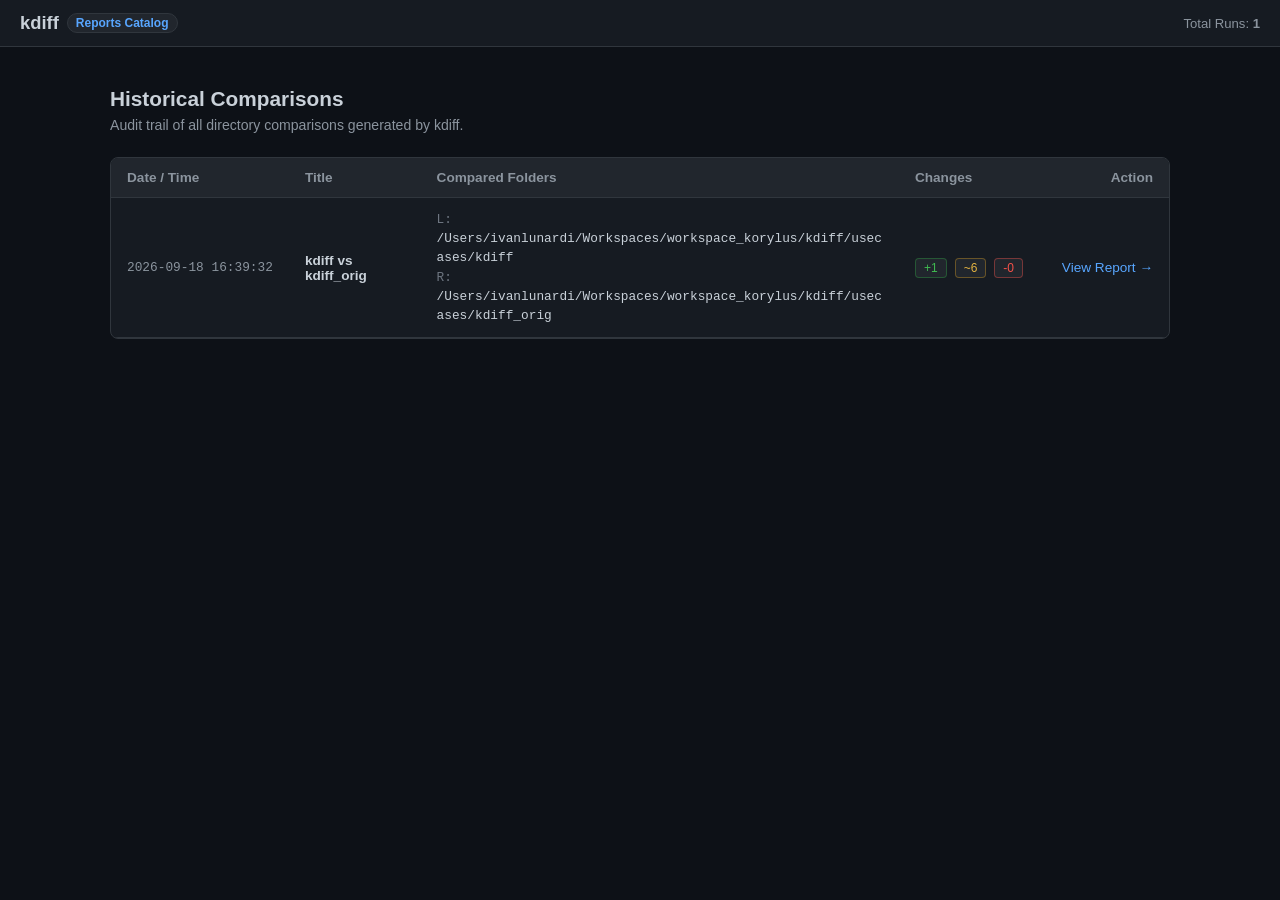
<file: example/index.html>
<!DOCTYPE html>
<html lang="en">
<head>
  <meta charset="UTF-8">
  <meta name="viewport" content="width=device-width, initial-scale=1.0">
  <title>kdiff - Reports Catalog</title>
  <style>:root {
  --bg-primary: #0d1117;
  --bg-secondary: #161b22;
  --bg-tertiary: #21262d;
  --border-color: #30363d;
  --text-primary: #c9d1d9;
  --text-secondary: #8b949e;
  --text-muted: #6e7681;
  --accent-color: #58a6ff;
  --added-bg: rgba(46, 160, 67, 0.15);
  --added-border: #2ea043;
  --added-text: #3fb950;
  --deleted-bg: rgba(248, 81, 73, 0.15);
  --deleted-border: #f85149;
  --deleted-text: #f85149;
  --modified-bg: rgba(210, 153, 34, 0.15);
  --modified-border: #d29922;
  --modified-text: #e3b341;
  --font-mono: ui-monospace, SFMono-Regular, "SF Mono", Menlo, Consolas, "Liberation Mono", monospace;
  --font-sans: -apple-system, BlinkMacSystemFont, "Segoe UI", Helvetica, Arial, sans-serif;
}

* {
  box-sizing: border-box;
  margin: 0;
  padding: 0;
}

body {
  font-family: var(--font-sans);
  background-color: var(--bg-primary);
  color: var(--text-primary);
  height: 100vh;
  display: flex;
  flex-direction: column;
  overflow: hidden;
}

/* Header */
header.app-header {
  background-color: var(--bg-secondary);
  border-bottom: 1px solid var(--border-color);
  padding: 12px 20px;
  display: flex;
  justify-content: space-between;
  align-items: center;
  flex-shrink: 0;
}

.header-title-group h1 {
  font-size: 1.15rem;
  font-weight: 600;
  display: flex;
  align-items: center;
  gap: 8px;
}

.header-title-group .badge-title {
  background: var(--bg-tertiary);
  color: var(--accent-color);
  padding: 2px 8px;
  border-radius: 12px;
  font-size: 0.75rem;
  border: 1px solid var(--border-color);
}

.header-meta {
  font-size: 0.82rem;
  color: var(--text-secondary);
  display: flex;
  gap: 16px;
  align-items: center;
}

.metrics-bar {
  display: flex;
  gap: 8px;
}

.metric-tag {
  display: inline-flex;
  align-items: center;
  gap: 4px;
  padding: 2px 8px;
  border-radius: 4px;
  font-size: 0.75rem;
  font-weight: 500;
  background: var(--bg-tertiary);
}

.metric-tag.added { color: var(--added-text); border: 1px solid rgba(46, 160, 67, 0.4); }
.metric-tag.modified { color: var(--modified-text); border: 1px solid rgba(210, 153, 34, 0.4); }
.metric-tag.deleted { color: var(--deleted-text); border: 1px solid rgba(248, 81, 73, 0.4); }
.metric-tag.identical { color: var(--text-muted); border: 1px solid var(--border-color); }

/* Main Layout */
.app-body {
  display: flex;
  flex: 1;
  min-height: 0;
}

/* Sidebar */
.sidebar {
  width: 400px;
  background-color: var(--bg-secondary);
  border-right: 1px solid var(--border-color);
  display: flex;
  flex-direction: column;
  flex-shrink: 0;
}

.sidebar-search-box {
  padding: 12px;
  border-bottom: 1px solid var(--border-color);
}

.search-input {
  width: 100%;
  padding: 6px 10px;
  background-color: var(--bg-primary);
  border: 1px solid var(--border-color);
  border-radius: 6px;
  color: var(--text-primary);
  font-size: 0.85rem;
  outline: none;
}

.search-input:focus {
  border-color: var(--accent-color);
}

.filter-pills {
  display: flex;
  gap: 4px;
  margin-top: 8px;
  flex-wrap: wrap;
}

.pill-btn {
  background: var(--bg-tertiary);
  border: 1px solid var(--border-color);
  color: var(--text-secondary);
  padding: 3px 8px;
  border-radius: 4px;
  font-size: 0.72rem;
  cursor: pointer;
  transition: all 0.15s;
}

.pill-btn.active, .pill-btn:hover {
  background: var(--border-color);
  color: var(--text-primary);
}

.file-list {
  list-style: none;
  overflow-y: auto;
  flex: 1;
}

.file-item {
  padding: 8px 12px;
  border-bottom: 1px solid rgba(48, 54, 61, 0.5);
  cursor: pointer;
  display: flex;
  justify-content: space-between;
  align-items: center;
  transition: background 0.15s;
  font-size: 0.82rem;
}

.file-item:hover {
  background-color: var(--bg-tertiary);
}

.file-item.active {
  background-color: #1f2937;
  border-left: 3px solid var(--accent-color);
}

.file-info {
  display: flex;
  align-items: center;
  gap: 8px;
  overflow: hidden;
  text-overflow: ellipsis;
  white-space: nowrap;
}

.status-badge {
  font-size: 0.65rem;
  font-weight: bold;
  padding: 1px 5px;
  border-radius: 3px;
  text-transform: uppercase;
  flex-shrink: 0;
}

.status-badge.added { background: var(--added-bg); color: var(--added-text); border: 1px solid var(--added-border); }
.status-badge.modified { background: var(--modified-bg); color: var(--modified-text); border: 1px solid var(--modified-border); }
.status-badge.deleted { background: var(--deleted-bg); color: var(--deleted-text); border: 1px solid var(--deleted-border); }
.status-badge.binary { background: rgba(163, 113, 247, 0.15); color: #bc8cff; border: 1px solid #bc8cff; }
.status-badge.identical { background: var(--bg-tertiary); color: var(--text-muted); border: 1px solid var(--border-color); }

.file-path {
  overflow: hidden;
  text-overflow: ellipsis;
  white-space: nowrap;
}

.file-stats {
  display: flex;
  gap: 4px;
  font-size: 0.72rem;
  font-family: var(--font-mono);
  flex-shrink: 0;
}

.stat-add { color: var(--added-text); }
.stat-del { color: var(--deleted-text); }

/* Main Content Area */
.main-view {
  flex: 1;
  display: flex;
  flex-direction: column;
  min-width: 0;
  background-color: var(--bg-primary);
}

.diff-toolbar {
  background-color: var(--bg-secondary);
  border-bottom: 1px solid var(--border-color);
  padding: 10px 16px;
  display: flex;
  justify-content: space-between;
  align-items: center;
  flex-shrink: 0;
  gap: 12px;
}

.file-header-left {
  display: flex;
  align-items: center;
  gap: 12px;
  min-width: 0;
  overflow: hidden;
}

.file-nav-group {
  display: flex;
  align-items: center;
  background: var(--bg-primary);
  border: 1px solid var(--border-color);
  border-radius: 6px;
  overflow: hidden;
  flex-shrink: 0;
}

.nav-btn {
  background: transparent;
  border: none;
  color: var(--text-secondary);
  padding: 5px 10px;
  cursor: pointer;
  font-size: 0.85rem;
  font-weight: 600;
  transition: all 0.15s;
  display: inline-flex;
  align-items: center;
  justify-content: center;
  user-select: none;
}

.nav-btn:hover:not(:disabled) {
  background: var(--border-color);
  color: var(--text-primary);
}

.nav-btn:disabled {
  opacity: 0.35;
  cursor: not-allowed;
}

.file-counter {
  font-size: 0.75rem;
  font-family: var(--font-mono);
  color: var(--text-muted);
  padding: 0 8px;
  border-left: 1px solid var(--border-color);
  border-right: 1px solid var(--border-color);
  white-space: nowrap;
  user-select: none;
}

.active-file-title {
  font-size: 0.95rem;
  font-weight: 600;
  display: flex;
  align-items: center;
  gap: 10px;
  font-family: var(--font-mono);
  overflow: hidden;
  text-overflow: ellipsis;
  white-space: nowrap;
}

.view-mode-switch {
  display: flex;
  background: var(--bg-primary);
  border: 1px solid var(--border-color);
  border-radius: 6px;
  overflow: hidden;
}

.switch-btn {
  padding: 5px 12px;
  border: none;
  background: transparent;
  color: var(--text-secondary);
  font-size: 0.78rem;
  font-weight: 500;
  cursor: pointer;
}

.switch-btn.active {
  background: var(--bg-tertiary);
  color: var(--text-primary);
}

.diff-container {
  flex: 1;
  overflow: auto;
  font-family: var(--font-mono);
  font-size: 0.82rem;
  line-height: 1.45;
}

/* Diff Tables */
.diff-table {
  width: 100%;
  border-collapse: collapse;
  table-layout: fixed;
}

.diff-row td {
  padding: 1px 8px;
  white-space: pre-wrap;
  word-break: break-all;
  vertical-align: top;
}

.line-num {
  width: 48px;
  text-align: right;
  color: var(--text-muted);
  user-select: none;
  border-right: 1px solid var(--border-color);
  font-size: 0.75rem;
  background: var(--bg-secondary);
}

.line-code {
  padding-left: 8px;
}

/* Row types */
.diff-row.insert {
  background-color: var(--added-bg);
}
.diff-row.insert .line-num {
  background-color: rgba(46, 160, 67, 0.25);
  color: var(--added-text);
  font-weight: 600;
}

.diff-row.delete {
  background-color: var(--deleted-bg);
}
.diff-row.delete .line-num {
  background-color: rgba(248, 81, 73, 0.25);
  color: var(--deleted-text);
  font-weight: 600;
}

.diff-row.empty-cell, td.empty-cell {
  background-color: rgba(110, 118, 129, 0.05);
  background-image: repeating-linear-gradient(45deg, transparent, transparent 10px, rgba(110, 118, 129, 0.03) 10px, rgba(110, 118, 129, 0.03) 20px);
}

.line-code.insert {
  color: #7ee787;
}

.line-code.delete {
  color: #ffa198;
}

/* Intra-line word/token diff highlights */
.diff-highlight-add {
  background-color: rgba(46, 160, 67, 0.5);
  color: #ffffff;
  border-radius: 3px;
  padding: 1px 3px;
  font-weight: 600;
  box-shadow: 0 0 0 1px rgba(46, 160, 67, 0.6);
}

.diff-highlight-del {
  background-color: rgba(248, 81, 73, 0.5);
  color: #ffffff;
  border-radius: 3px;
  padding: 1px 3px;
  font-weight: 600;
  text-decoration: line-through;
  box-shadow: 0 0 0 1px rgba(248, 81, 73, 0.6);
}

/* Split View Specific */
.split-view-table {
  width: 100%;
}
.split-pane {
  width: 50%;
}

.split-header-row th {
  background: var(--bg-secondary);
  border-bottom: 1px solid var(--border-color);
  padding: 6px 12px;
  font-size: 0.75rem;
  text-align: left;
  color: var(--text-secondary);
}

.split-header-row th:first-child {
  border-right: 1px solid var(--border-color);
}

.empty-state {
  display: flex;
  flex-direction: column;
  align-items: center;
  justify-content: center;
  height: 100%;
  color: var(--text-secondary);
  text-align: center;
  padding: 40px;
}

.empty-state svg {
  margin-bottom: 16px;
  fill: var(--text-muted);
}

/* Catalog Table (History page) */
.history-container {
  max-width: 1100px;
  margin: 40px auto;
  padding: 0 20px;
}

.history-card {
  background: var(--bg-secondary);
  border: 1px solid var(--border-color);
  border-radius: 8px;
  overflow: hidden;
}

.history-table {
  width: 100%;
  border-collapse: collapse;
}

.history-table th, .history-table td {
  padding: 12px 16px;
  text-align: left;
  border-bottom: 1px solid var(--border-color);
  font-size: 0.85rem;
}

.history-table th {
  background: var(--bg-tertiary);
  color: var(--text-secondary);
  font-weight: 600;
}

.history-table th.col-action, .history-table td.action-cell {
  white-space: nowrap;
  width: 1%;
  min-width: 130px;
  text-align: right;
}

.history-table td.paths-cell {
  overflow-wrap: anywhere;
  word-break: break-word;
  line-height: 1.5;
}

.history-table .path-row {
  overflow-wrap: anywhere;
  word-break: break-word;
}

.history-table tr:hover {
  background: rgba(255, 255, 255, 0.02);
}

.view-report-link {
  color: var(--accent-color);
  text-decoration: none;
  font-weight: 500;
}

.view-report-link:hover {
  text-decoration: underline;
}
</style>
</head>
<body style="overflow: auto;">
  <header class="app-header">
    <div class="header-title-group">
      <h1>
        kdiff
        <span class="badge-title">Reports Catalog</span>
      </h1>
    </div>
    <div class="header-meta">
      <span>Total Runs: <strong>1</strong></span>
    </div>
  </header>

  <main class="history-container">
    <div style="margin-bottom: 24px;">
      <h2 style="font-size: 1.3rem; margin-bottom: 6px;">Historical Comparisons</h2>
      <p style="color: var(--text-secondary); font-size: 0.88rem;">Audit trail of all directory comparisons generated by kdiff.</p>
    </div>

    <div class="history-card">
      <table class="history-table">
        <thead>
          <tr>
            <th>Date / Time</th>
            <th>Title</th>
            <th>Compared Folders</th>
            <th>Changes</th>
            <th class="col-action">Action</th>
          </tr>
        </thead>
        <tbody>
          
          <tr>
            <td style="white-space: nowrap; font-family: var(--font-mono); font-size: 0.8rem; color: var(--text-secondary);">
              2026-09-18 16:39:32
            </td>
            <td>
              <strong>kdiff vs kdiff_orig</strong>
            </td>
            <td class="paths-cell" style="font-size: 0.8rem; font-family: var(--font-mono);">
              <div class="path-row" title="Left: /Users/ivanlunardi/Workspaces/workspace_korylus/kdiff/usecases/kdiff"><span style="color: var(--text-muted)">L:</span> /Users/ivanlunardi/Workspaces/workspace_korylus/kdiff/usecases/kdiff</div>
              <div class="path-row" title="Right: /Users/ivanlunardi/Workspaces/workspace_korylus/kdiff/usecases/kdiff_orig"><span style="color: var(--text-muted)">R:</span> /Users/ivanlunardi/Workspaces/workspace_korylus/kdiff/usecases/kdiff_orig</div>
            </td>
            <td style="white-space: nowrap;">
              <div class="metrics-bar">
                <span class="metric-tag added">+1</span>
                <span class="metric-tag modified">~6</span>
                <span class="metric-tag deleted">-0</span>
              </div>
            </td>
            <td class="action-cell">
              <a href="run_2026-09-18_16-39-32_kdiff_vs_kdiff_orig/index.html" class="view-report-link">View Report &rarr;</a>
            </td>
          </tr>
          
        </tbody>
      </table>
    </div>
  </main>
</body>
</html>
</file>
